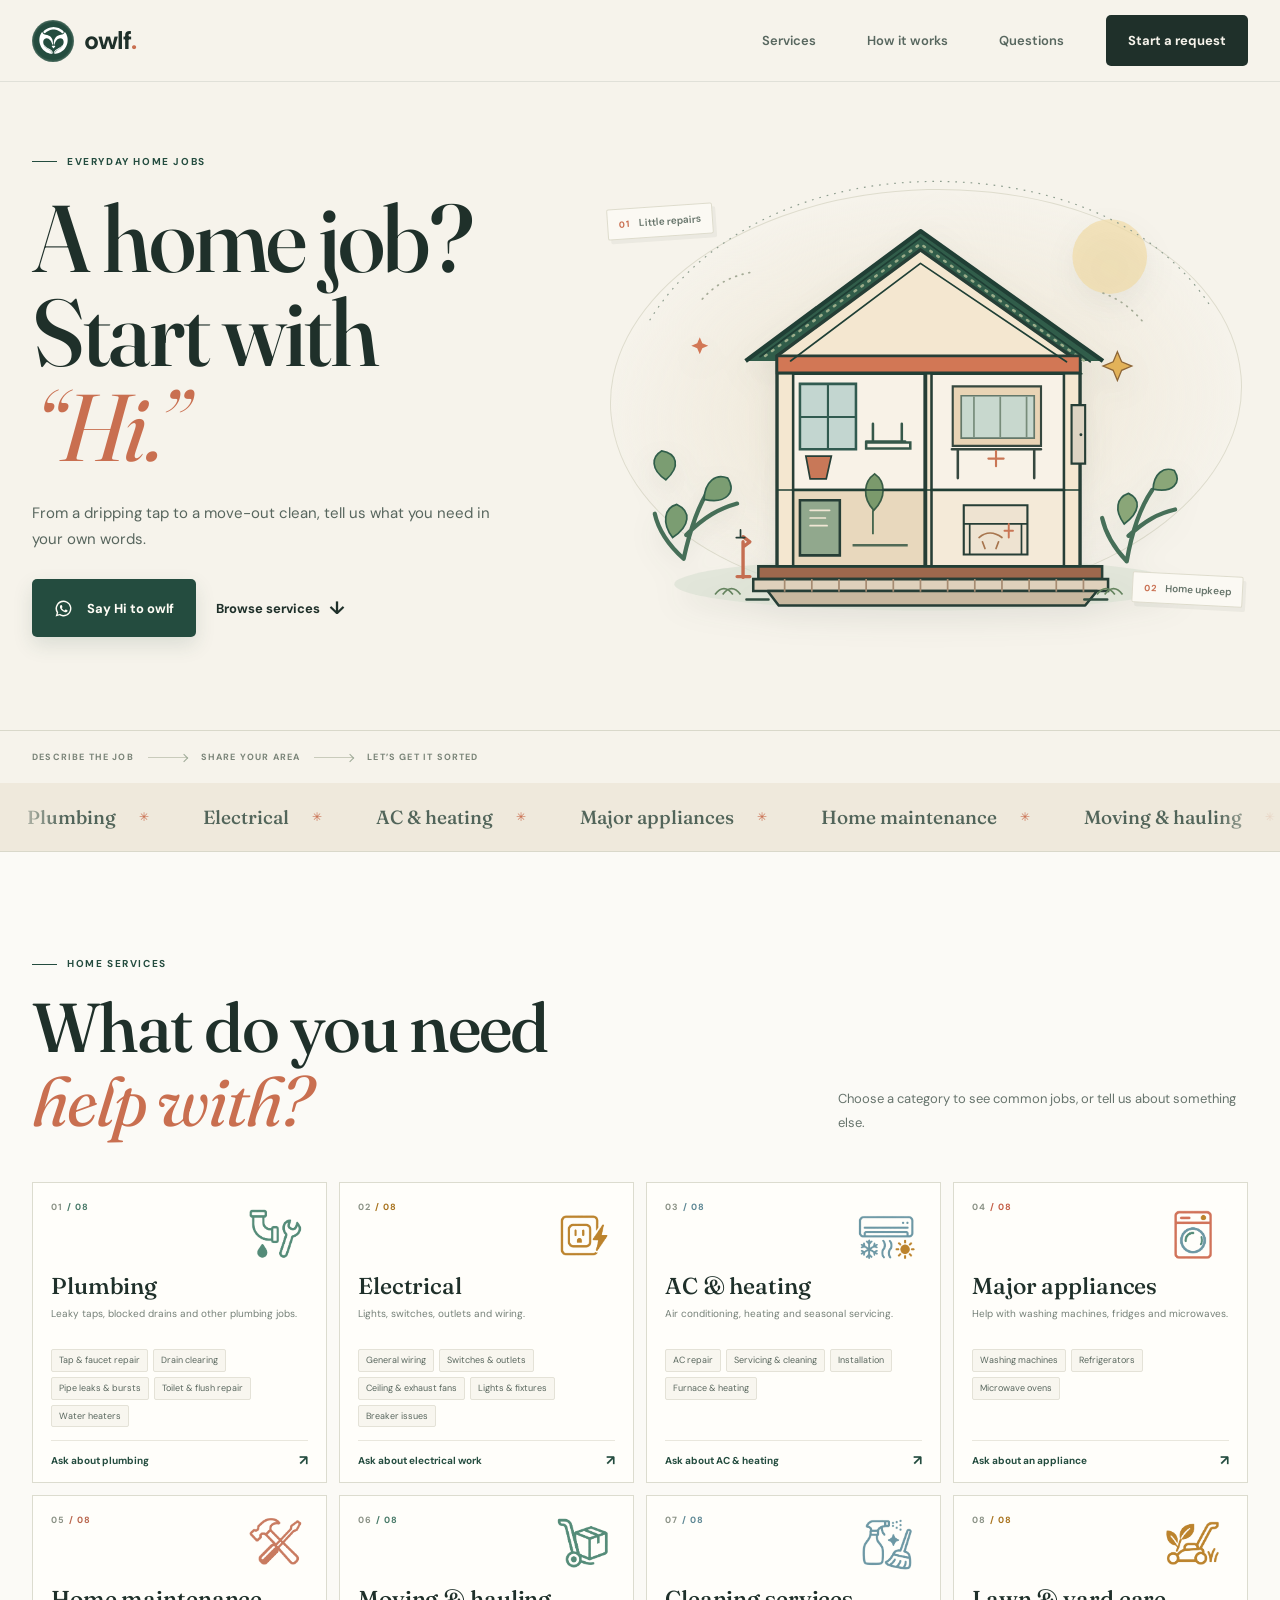
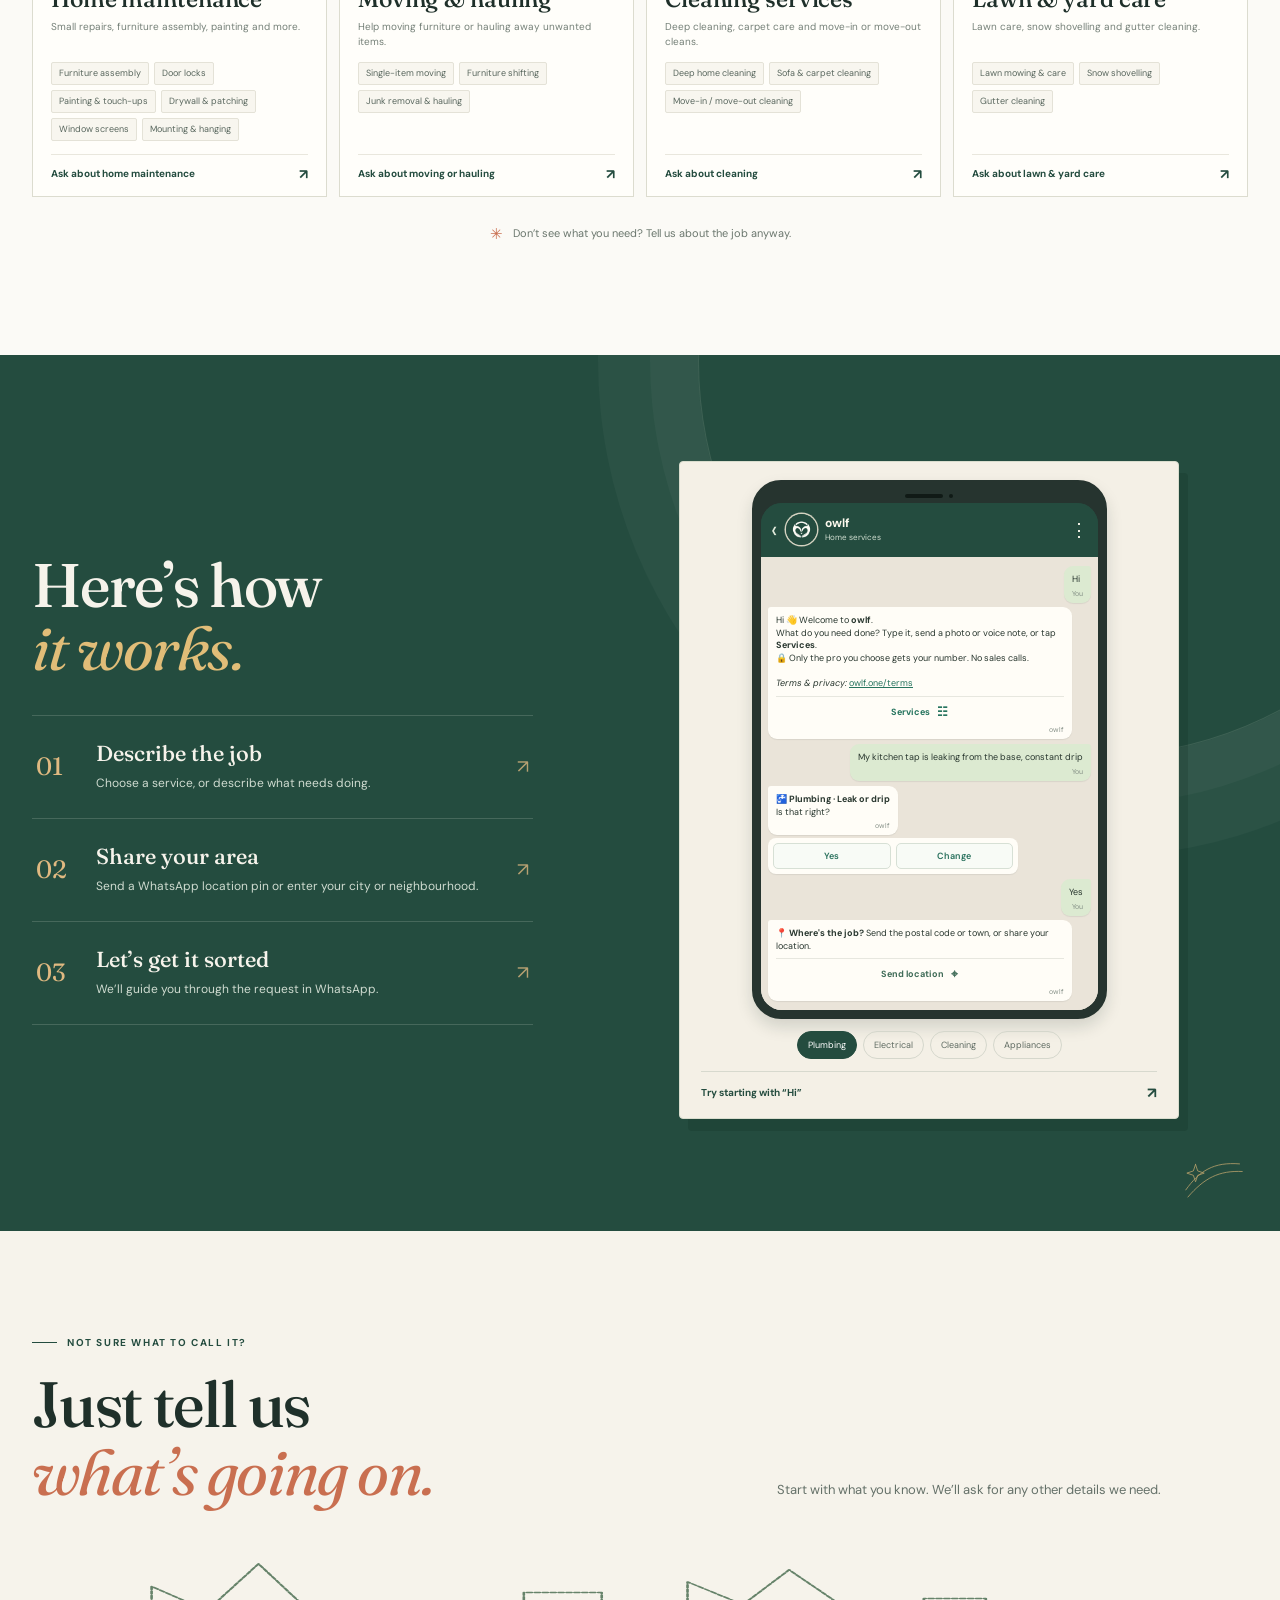
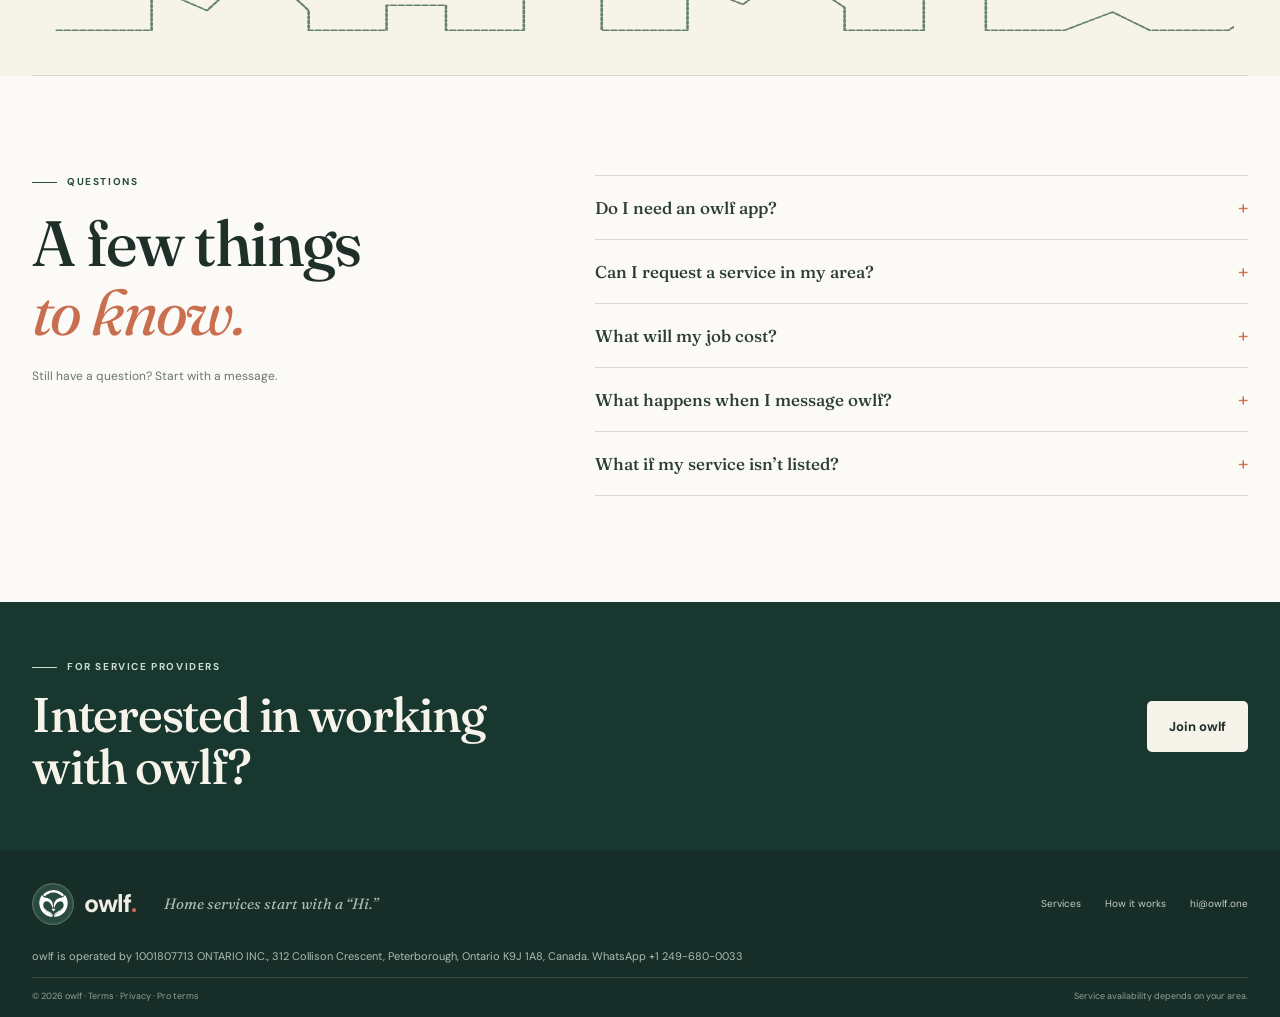
<file: index.html>
<!doctype html>
<html lang="en-CA">
<head>
  <meta charset="utf-8">
  <meta name="viewport" content="width=device-width, initial-scale=1">
  <meta name="theme-color" content="#f6f3eb">
  <title>owlf — A home job? Start with “Hi.”</title>
  <meta name="description" content="From a dripping tap to a move-out clean, tell owlf what you need in your own words. Start with a message in WhatsApp.">
  <link rel="canonical" href="https://owlf.one/">
  <link rel="icon" type="image/svg+xml" href="./favicon.svg">
  <link rel="icon" type="image/x-icon" href="./favicon.ico">
  <link rel="icon" type="image/png" sizes="192x192" href="./icon-192.png">
  <link rel="icon" type="image/png" sizes="512x512" href="./icon-512.png">
  <link rel="apple-touch-icon" href="./apple-touch-icon.png">
  <link rel="manifest" href="./manifest.webmanifest">
  <meta property="og:type" content="website">
  <meta property="og:url" content="https://owlf.one/">
  <meta property="og:title" content="owlf — Home services, started with a message">
  <meta property="og:description" content="Tell owlf what your home needs and start the conversation in WhatsApp.">
  <meta property="og:site_name" content="owlf">
  <meta name="twitter:card" content="summary_large_image">
  <meta name="twitter:title" content="owlf — Home services, started with a message">
  <meta name="twitter:description" content="Browse home service categories, then start a request in WhatsApp.">
  <link rel="preconnect" href="https://fonts.googleapis.com">
  <link rel="preconnect" href="https://fonts.gstatic.com" crossorigin>
  <link href="https://fonts.googleapis.com/css2?family=DM+Sans:wght@400;500;600;700&family=Fraunces:opsz,wght@9..144,400;9..144,500;9..144,600&display=swap" rel="stylesheet">
  <link rel="stylesheet" href="./style.css">
  <script src="./app.js" defer></script>
  <script src="./rating.js" defer></script>
  <script type="application/ld+json">
{
  "@context": "https://schema.org",
  "@graph": [
    {
      "@type": "Organization",
      "@id": "https://owlf.one/#organization",
      "name": "owlf",
      "legalName": "1001807713 ONTARIO INC.",
      "url": "https://owlf.one/",
      "logo": "https://owlf.one/icon-512.png",
      "email": "hi@owlf.one",
      "telephone": "+1-249-680-0033",
      "address": {
        "@type": "PostalAddress",
        "streetAddress": "312 Collison Crescent",
        "addressLocality": "Peterborough",
        "addressRegion": "ON",
        "postalCode": "K9J 1A8",
        "addressCountry": "CA"
      },
      "description": "From a dripping tap to a move-out clean, tell owlf what you need in your own words. Start with a message in WhatsApp.",
      "areaServed": {
        "@type": "AdministrativeArea",
        "name": "Peterborough, Ontario, Canada"
      }
    },
    {
      "@type": "WebSite",
      "@id": "https://owlf.one/#website",
      "url": "https://owlf.one/",
      "name": "owlf",
      "inLanguage": "en-CA",
      "publisher": {
        "@id": "https://owlf.one/#organization"
      }
    }
  ]
}
  </script>
</head>
<body>
<a class="skip-link" href="#main">Skip to content</a>


<header class="site-header">
  <div class="wrap nav">
    <a class="brand" href="#top" aria-label="owlf home">
      <span class="brand-mark"><img src="./owlf-logo.svg" alt=""></span>
      <span class="brand-name">owlf<span>.</span></span>
    </a>
    <button class="menu-toggle" type="button" aria-expanded="false" aria-controls="main-nav" aria-label="Open navigation"><span></span><span></span></button>
    <nav class="main-nav" id="main-nav" aria-label="Main navigation">
      <a href="#services">Services</a><a href="#how">How it works</a><a href="#questions">Questions</a>
    </nav>
    <a class="button button-ink nav-cta" data-wa data-message="Hi" href="https://wa.me/12496800033?text=Hi">
      <span>Start a request</span>
    </a>
  </div>
</header>

<main id="main">
  <section class="hero" id="top">
    <div class="wrap hero-grid">
      <div class="hero-copy">
        <p class="eyebrow"><span class="eyebrow-rule"></span>Everyday home jobs</p>
        <h1>A home job?<br>Start with<br><em>“Hi.”</em></h1>
        <p class="hero-lede">From a dripping tap to a move-out clean, tell us what you need in your own words.</p>
        <div class="hero-actions">
          <a class="button button-green" data-wa data-message="Hi" href="https://wa.me/12496800033?text=Hi">
            <svg class="whatsapp-icon" viewBox="0 0 24 24" aria-hidden="true"><path d="M12 2a10 10 0 0 0-8.5 15.3L2 22l4.9-1.4A10 10 0 1 0 12 2Zm0 18.2a8.2 8.2 0 0 1-4.1-1.1l-.3-.2-3 .8.8-2.9-.2-.3A8.2 8.2 0 1 1 12 20.2Zm4.5-6.1c-.2-.1-1.4-.7-1.6-.8-.2-.1-.4-.1-.5.1l-.8 1c-.1.1-.3.2-.5.1-.2-.1-1-.4-1.9-1.2-.7-.6-1.2-1.4-1.3-1.7-.1-.2 0-.4.1-.5l.4-.4c.1-.1.2-.2.2-.4s0-.3 0-.4l-.7-1.8c-.2-.5-.4-.4-.5-.4h-.5c-.2 0-.4.1-.6.3-.2.2-.8.8-.8 2s.8 2.3 1 2.5c.1.2 1.7 2.6 4.1 3.6.6.3 1 .4 1.4.5.6.2 1.1.2 1.5.1.5-.1 1.4-.6 1.6-1.1.2-.6.2-1 .1-1.2-.1-.1-.2-.1-.5-.3Z"/></svg>
            <span>Say Hi to owlf</span>
          </a>
          <a class="text-link" href="#services">Browse services <span aria-hidden="true">↓</span></a>
        </div>
        
      </div>

      <div class="hero-art" aria-label="Illustration of a Canadian home with everyday home-service details">
        <div class="art-note note-one"><span class="note-mark">01</span><span>Little repairs</span></div>
        <div class="art-note note-two"><span class="note-mark">02</span><span>Home upkeep</span></div>
        <svg class="home-drawing" viewBox="0 0 760 570" role="img" aria-label="Illustration of a Canadian home" aria-describedby="home-art-desc">
          <desc id="home-art-desc">A hand-drawn brick house with a front porch, window boxes, a kitchen tap, a light switch, laundry and a snow shovel.</desc>
          <ellipse cx="382" cy="508" rx="298" ry="31" fill="#d8dfd1" opacity=".63"/>
          <circle cx="597" cy="122" r="44" fill="#f0dba8" opacity=".72"/>
          <path class="orbit-line" d="M55 197c72-116 223-177 389-161 121 12 217 61 272 145"/>
          <path d="M95 478c8-36 17-63 31-83m-31 83c-20-18-30-35-34-53m37 25c22-22 39-31 60-37" fill="none" stroke="#466f58" stroke-width="5" stroke-linecap="round"/>
          <path d="M82 453c-13-17-10-35 5-39 17 8 16 25-5 39Zm37-45c1-21 14-31 28-25 10 16-1 31-28 25Zm-45-23c-18-12-17-27-5-34 18 3 23 18 5 34Z" fill="#7b9d72" stroke="#315f4b" stroke-width="2"/>
          <path d="M617 481c6-35 15-62 30-84m-30 84c-16-17-25-33-29-51m31 21c20-18 34-26 55-31" fill="none" stroke="#466f58" stroke-width="5" stroke-linecap="round"/>
          <path d="M614 437c-12-16-9-31 5-36 15 7 14 22-5 36Zm34-41c1-18 12-27 25-22 9 14-1 27-25 22Z" fill="#8aa678" stroke="#315f4b" stroke-width="2"/>
          <g class="house-body">
          <path d="M168 245 374 92l215 153" fill="#315d4a" stroke="#203f35" stroke-width="5" stroke-linejoin="round"/>
          <path d="m191 239 183-132 193 138" fill="none" stroke="#9aac8a" stroke-width="3" stroke-linecap="round" stroke-dasharray="2 8"/>
          <path d="m205 239 169-125 188 133v242H205V239Z" fill="#f4e7d0" stroke="#263e36" stroke-width="4" stroke-linejoin="round"/>
          <path d="M205 239h357v20H205z" fill="#d27755" stroke="#263e36" stroke-width="3"/>
          <path d="M224 260h155v137H224z" fill="#f8f2e7" stroke="#263e36" stroke-width="3"/>
          <path d="M387 260h156v137H387z" fill="#f8f2e7" stroke="#263e36" stroke-width="3"/>
          <path d="M224 397h155v90H224z" fill="#e8d8bd" stroke="#263e36" stroke-width="3"/>
          <path d="M387 397h156v90H387z" fill="#f4ead8" stroke="#263e36" stroke-width="3"/>
          <path d="M380 258v230" stroke="#263e36" stroke-width="4"/>
          <path d="M232 272h66v77h-66z" fill="#c3d6d0" stroke="#315b50" stroke-width="3"/>
          <path d="M265 272v77m-33-38h66" stroke="#315b50" stroke-width="2.5"/>
          <path d="M310 341h52v7h-52zm8-22v22m34-22v22m-42-1h46" fill="none" stroke="#36584a" stroke-width="3" stroke-linecap="round"/>
          <path d="M239 357h30l-6 27h-19z" fill="#c87858" stroke="#263e36" stroke-width="2"/>
          <path d="M412 275h104v70H412z" fill="#e9d4b5" stroke="#36483f" stroke-width="2.5"/>
          <path d="M422 286h86v50h-86z" fill="#c8d8ce" stroke="#64786a" stroke-width="2"/>
          <path d="M437 287v48m31-48v48m31-48v48" stroke="#778c7a" stroke-width="2"/>
          <path d="M411 349h105m-98 0v34m90-34v34" stroke="#36483f" stroke-width="3" stroke-linecap="round"/>
          <path d="M463 351v18m-9-9h18" stroke="#c97655" stroke-width="2.5" stroke-linecap="round"/>
          <path d="M232 409h47v65h-47z" fill="#91a88d" stroke="#263e36" stroke-width="3"/>
          <path d="M244 421h23m-23 9h18m-18 9h20" stroke="#f1e7d5" stroke-width="2" stroke-linecap="round"/>
          <path d="M294 462h65" stroke="#506a56" stroke-width="3"/>
          <path d="M319 421c-14-15-12-34 1-43 13 9 14 28-1 43Zm-1 0v28" fill="#7b9a6c" stroke="#395d46" stroke-width="2"/>
          <path d="M425 415h75v58h-75z" fill="#eee3d1" stroke="#263e36" stroke-width="2.5"/>
          <path d="M425 437h75M432 437v36m61-36v36" stroke="#263e36" stroke-width="2"/>
          <path d="M443 453c8-7 18-7 27 0m-23 5 3 8m16-8-3 8" fill="none" stroke="#a7754e" stroke-width="2" stroke-linecap="round"/>
          <path d="M478 441v12m-5-8h10m-5-8v3" stroke="#c97655" stroke-width="2.3" stroke-linecap="round"/>
          <path d="M552 297h16v69h-16z" fill="#ddd4c3" stroke="#263e36" stroke-width="2.5"/>
          <circle cx="563" cy="332" r="1.7" fill="#263e36"/>
          <path d="M183 487h405v15H183z" fill="#9d684d" stroke="#263e36" stroke-width="3"/>
          <path d="M177 502h418v14H177z" fill="#dfd1bc" stroke="#263e36" stroke-width="3"/>
          <path d="M194 516h388l-14 17H207z" fill="#c8b89f" stroke="#263e36" stroke-width="3" stroke-linejoin="round"/>
          <path d="M214 502v15m32-15v15m32-15v15m32-15v15m32-15v15m32-15v15m32-15v15m32-15v15m32-15v15m32-15v15m32-15v15m32-15v15" stroke="#a58b71" stroke-width="2"/>
          <path d="M221 245 374 130l172 116M185 240l189-140 200 146M207 260h357M205 397h357M205 487h357" fill="none" stroke="#1f3f35" stroke-width="2" stroke-linecap="round" stroke-linejoin="round" class="sketch-line"/>
          </g>
          <path d="M195 526h-26m425 0h-27" stroke="#314f41" stroke-width="3" stroke-linecap="round"/>
          <path d="M165 458v42m-7-1h15m-8-47 8 6-8 6" fill="none" stroke="#c56e51" stroke-width="4" stroke-linecap="round" stroke-linejoin="round"/>
          <path d="M162 453v-9m-5 9h10" stroke="#263e36" stroke-width="2" stroke-linecap="round"/>
          <path d="M132 520c7-9 14-9 21 0m-12 0c7-9 14-9 21 0m420 0c7-9 14-9 21 0m-12 0c7-9 14-9 21 0" fill="none" stroke="#65845f" stroke-width="2"/>
          <path d="m606 234 5 12 12 5-12 5-5 12-5-12-12-5 12-5 5-12Z" fill="#e2b259" stroke="#8d6638" stroke-width="1.5" class="sparkle"/>
          <path d="m114 217 3 7 7 3-7 3-3 7-3-7-7-3 7-3 3-7Z" fill="#d27755" class="sparkle"/>
          <path d="M117 172c18-20 38-28 60-32m412 25c19 7 34 18 48 35" fill="none" stroke="#a4aa96" stroke-width="2" stroke-linecap="round" stroke-dasharray="1 7"/>
        </svg>
      </div>
    </div>
    <div class="hero-bottom"><div class="wrap"><span>Describe the job</span><span class="bottom-path"></span><span>Share your area</span><span class="bottom-path"></span><span>Let’s get it sorted</span></div></div>
  </section>

  <section class="service-ribbon" aria-label="Home service categories">
    <div class="ticker" aria-hidden="true">
      <div class="ticker-track">
        <div class="ticker-group">
          <span>Plumbing <b>✳</b></span><span>Electrical <b>✳</b></span><span>AC &amp; heating <b>✳</b></span><span>Major appliances <b>✳</b></span><span>Home maintenance <b>✳</b></span><span>Moving &amp; hauling <b>✳</b></span><span>Cleaning <b>✳</b></span><span>Lawn &amp; yard care <b>✳</b></span>
        </div>
        <div class="ticker-group" aria-hidden="true">
          <span>Plumbing <b>✳</b></span><span>Electrical <b>✳</b></span><span>AC &amp; heating <b>✳</b></span><span>Major appliances <b>✳</b></span><span>Home maintenance <b>✳</b></span><span>Moving &amp; hauling <b>✳</b></span><span>Cleaning <b>✳</b></span><span>Lawn &amp; yard care <b>✳</b></span>
        </div>
      </div>
    </div>
  </section>

  <section class="section services" id="services">
    <div class="wrap">
      <div class="section-heading reveal">
        <div>
          <p class="eyebrow"><span class="eyebrow-rule"></span>Home services</p>
          <h2>What do you need<br><em>help with?</em></h2>
        </div>
        <p class="section-intro">Choose a category to see common jobs, or tell us about something else.</p>
      </div>

      <div class="service-grid">
        <article class="service-card reveal">
          <div class="service-card-top"><span class="service-number">01 <i>/ 08</i></span><span class="service-icon service-icon--plumbing" aria-hidden="true"></span></div>
          <h3>Plumbing</h3><p class="card-summary">Leaky taps, blocked drains and other plumbing jobs.</p>
          <ul class="service-tags"><li>Tap &amp; faucet repair</li><li>Drain clearing</li><li>Pipe leaks &amp; bursts</li><li>Toilet &amp; flush repair</li><li>Water heaters</li></ul>
          <a class="card-example" data-wa data-message="Hi, I’d like to ask about plumbing for my home." href="https://wa.me/12496800033?text=Hi">Ask about plumbing <span aria-hidden="true">↗</span></a>
        </article>
        <article class="service-card reveal">
          <div class="service-card-top"><span class="service-number">02 <i>/ 08</i></span><span class="service-icon service-icon--electrical" aria-hidden="true"></span></div>
          <h3>Electrical</h3><p class="card-summary">Lights, switches, outlets and wiring.</p>
          <ul class="service-tags"><li>General wiring</li><li>Switches &amp; outlets</li><li>Ceiling &amp; exhaust fans</li><li>Lights &amp; fixtures</li><li>Breaker issues</li></ul>
          <a class="card-example" data-wa data-message="Hi, I’d like to ask about an electrical job for my home." href="https://wa.me/12496800033?text=Hi">Ask about electrical work <span aria-hidden="true">↗</span></a>
        </article>
        <article class="service-card reveal">
          <div class="service-card-top"><span class="service-number">03 <i>/ 08</i></span><span class="service-icon service-icon--ac-heating" aria-hidden="true"></span></div>
          <h3>AC &amp; heating</h3><p class="card-summary">Air conditioning, heating and seasonal servicing.</p>
          <ul class="service-tags"><li>AC repair</li><li>Servicing &amp; cleaning</li><li>Installation</li><li>Furnace &amp; heating</li></ul>
          <a class="card-example" data-wa data-message="Hi, I’d like to ask about AC or heating service for my home." href="https://wa.me/12496800033?text=Hi">Ask about AC & heating <span aria-hidden="true">↗</span></a>
        </article>
        <article class="service-card reveal">
          <div class="service-card-top"><span class="service-number">04 <i>/ 08</i></span><span class="service-icon service-icon--major-appliances" aria-hidden="true"></span></div>
          <h3>Major appliances</h3><p class="card-summary">Help with washing machines, fridges and microwaves.</p>
          <ul class="service-tags"><li>Washing machines</li><li>Refrigerators</li><li>Microwave ovens</li></ul>
          <a class="card-example" data-wa data-message="Hi, I’d like to ask about a major appliance repair." href="https://wa.me/12496800033?text=Hi">Ask about an appliance <span aria-hidden="true">↗</span></a>
        </article>
        <article class="service-card reveal">
          <div class="service-card-top"><span class="service-number">05 <i>/ 08</i></span><span class="service-icon service-icon--home-maintenance" aria-hidden="true"></span></div>
          <h3>Home maintenance</h3><p class="card-summary">Small repairs, furniture assembly, painting and more.</p>
          <ul class="service-tags"><li>Furniture assembly</li><li>Door locks</li><li>Painting &amp; touch-ups</li><li>Drywall &amp; patching</li><li>Window screens</li><li>Mounting &amp; hanging</li></ul>
          <a class="card-example" data-wa data-message="Hi, I’d like to ask about a home maintenance job." href="https://wa.me/12496800033?text=Hi">Ask about home maintenance <span aria-hidden="true">↗</span></a>
        </article>
        <article class="service-card reveal">
          <div class="service-card-top"><span class="service-number">06 <i>/ 08</i></span><span class="service-icon service-icon--moving-hauling" aria-hidden="true"></span></div>
          <h3>Moving &amp; hauling</h3><p class="card-summary">Help moving furniture or hauling away unwanted items.</p>
          <ul class="service-tags"><li>Single-item moving</li><li>Furniture shifting</li><li>Junk removal &amp; hauling</li></ul>
          <a class="card-example" data-wa data-message="Hi, I’d like to ask about moving or hauling help." href="https://wa.me/12496800033?text=Hi">Ask about moving or hauling <span aria-hidden="true">↗</span></a>
        </article>
        <article class="service-card reveal">
          <div class="service-card-top"><span class="service-number">07 <i>/ 08</i></span><span class="service-icon service-icon--cleaning-services" aria-hidden="true"></span></div>
          <h3>Cleaning services</h3><p class="card-summary">Deep cleaning, carpet care and move-in or move-out cleans.</p>
          <ul class="service-tags"><li>Deep home cleaning</li><li>Sofa &amp; carpet cleaning</li><li>Move-in / move-out cleaning</li></ul>
          <a class="card-example" data-wa data-message="Hi, I’d like to ask about a cleaning service." href="https://wa.me/12496800033?text=Hi">Ask about cleaning <span aria-hidden="true">↗</span></a>
        </article>
        <article class="service-card reveal">
          <div class="service-card-top"><span class="service-number">08 <i>/ 08</i></span><span class="service-icon service-icon--lawn-yard-care" aria-hidden="true"></span></div>
          <h3>Lawn &amp; yard care</h3><p class="card-summary">Lawn care, snow shovelling and gutter cleaning.</p>
          <ul class="service-tags"><li>Lawn mowing &amp; care</li><li>Snow shovelling</li><li>Gutter cleaning</li></ul>
          <a class="card-example" data-wa data-message="Hi, I’d like to ask about lawn or yard care." href="https://wa.me/12496800033?text=Hi">Ask about lawn & yard care <span aria-hidden="true">↗</span></a>
        </article>
      </div>

      <p class="catalog-note"><span aria-hidden="true">✳</span>Don’t see what you need? Tell us about the job anyway.</p>
    </div>
  </section>

  <section class="how" id="how">
    <div class="wrap how-grid">
      <div class="how-copy">
        <div class="how-intro reveal">
          <h2>Here’s how<br><em>it works.</em></h2>
        </div>
        <ol class="steps reveal" aria-label="How to start a home service request">
          <li><span class="step-number">01</span><div><h3>Describe the job</h3><p>Choose a service, or describe what needs doing.</p></div></li>
          <li><span class="step-number">02</span><div><h3>Share your area</h3><p>Send a WhatsApp location pin or enter your city or neighbourhood.</p></div></li>
          <li><span class="step-number">03</span><div><h3>Let’s get it sorted</h3><p>We’ll guide you through the request in WhatsApp.</p></div></li>
        </ol>
      </div>

      <div class="conversation-card reveal" id="conversation">
        <div class="phone">
          <div class="phone-hardware"><span></span><i></i></div>
          <div class="phone-screen">
            <div class="wa-header">
              <span class="wa-back" aria-hidden="true">‹</span>
              <span class="wa-avatar"><img src="./assets/wa-avatar.png" alt=""></span>
              <span class="wa-contact"><strong>owlf</strong><small>Home services</small></span>
              <span class="wa-menu" aria-hidden="true">⋮</span>
            </div>
            <div class="chat-thread" aria-live="polite" aria-label="WhatsApp request flow">
              <div class="chat-line outgoing greeting-line"><p>Hi</p><span>You</span></div>

              <div class="chat-line incoming welcome-line">
                <p id="welcome-message">Hi 👋 Welcome to <strong>owlf</strong>.<br>What do you need done? Type it, send a photo or voice note, or tap <strong>Services</strong>.<br>🔒 Only the pro you choose gets your number. No sales calls.<br><br><em>Terms &amp; privacy:</em> <a class="privacy-link-placeholder" href="/terms">owlf.one/terms</a></p>
                <div class="chat-list-cta" aria-hidden="true"><span>Services</span><span>☷</span></div>
                <span>owlf</span>
              </div>

              <div class="chat-line outgoing job-description"><p id="sample-message">My kitchen tap is leaking from the base, constant drip</p><span>You</span></div>

              <div class="chat-line incoming service-confirmation">
                <p id="confirmation-message">🚰 <strong>Plumbing · Leak or drip</strong><br>Is that right?</p>
                <span>owlf</span>
              </div>
              <div class="chat-actions reply-actions" aria-label="Reply options shown by owlf"><span>Yes</span><span>Change</span></div>

              <div class="chat-line outgoing selected-reply"><p>Yes</p><span>You</span></div>

              <div class="chat-line incoming follow-up">
                <p id="area-prompt">📍 <strong>Where's the job?</strong> Send the postal code or town, or share your location.</p>
                <div class="chat-list-cta location-cta" aria-hidden="true"><span>Send location</span><span>⌖</span></div>
                <span>owlf</span>
              </div>
            </div>
          </div>
        </div>
        <div class="scenario-tabs" role="tablist" aria-label="Choose a service message">
          <button class="scenario active" type="button" role="tab" aria-selected="true" data-kind="plumbing">Plumbing</button>
          <button class="scenario" type="button" role="tab" aria-selected="false" data-kind="electrical">Electrical</button>
          <button class="scenario" type="button" role="tab" aria-selected="false" data-kind="cleaning">Cleaning</button>
          <button class="scenario" type="button" role="tab" aria-selected="false" data-kind="appliance">Appliances</button>
        </div>
        <a class="conversation-link" data-wa data-message="Hi" href="https://wa.me/12496800033?text=Hi">Try starting with “Hi” <span aria-hidden="true">↗</span></a>
      </div>
    </div>
    <svg class="how-doodle" viewBox="0 0 140 140" aria-hidden="true"><path d="M18 92c25-35 51-52 99-48M22 105c30-35 57-49 100-47M36 45l4 12 12 4-12 4-4 12-4-12-12-4 12-4 4-12Z"/></svg>
  </section>

  <section class="about-section">
    <div class="wrap about-grid">
      <div class="about-title reveal"><p class="eyebrow"><span class="eyebrow-rule"></span>Not sure what to call it?</p><h2>Just tell us<br><em>what’s going on.</em></h2></div>
      <div class="about-copy reveal">
        <p>Start with what you know. We’ll ask for any other details we need.</p>
      </div>
      <div class="about-illustration reveal" aria-hidden="true">
        <svg viewBox="0 0 900 130" preserveAspectRatio="none"><defs><clipPath id="about-outline-clip" clipPathUnits="userSpaceOnUse"><rect class="about-outline-wipe" x="0" y="0" width="0" height="130"/></clipPath></defs><path clip-path="url(#about-outline-clip)" d="M8 101h72V43l42 32 39-62 38 62v26h59V68h45v33h59V51h59v50h65V37l42 30 35-46 42 50v30h60V59h47v42h60l36-24 28 24h60l41-46 39 46h48"/></svg>
      </div>
    </div>
  </section>

  <section class="faq-section" id="questions">
    <div class="wrap faq-grid">
      <div class="faq-intro reveal"><p class="eyebrow"><span class="eyebrow-rule"></span>Questions</p><h2>A few things<br><em>to know.</em></h2><p>Still have a question? Start with a message.</p></div>
      <div class="faq-list reveal">
        <details><summary>Do I need an owlf app?<span aria-hidden="true">+</span></summary><p>No separate app to install. Just start with a message in WhatsApp.</p></details>
        <details><summary>Can I request a service in my area?<span aria-hidden="true">+</span></summary><p>Tell us your city or neighbourhood in WhatsApp, and we’ll guide you through the options for your area.</p></details>
        <details><summary>What will my job cost?<span aria-hidden="true">+</span></summary><p>The price depends on the work. Make sure the price and what it includes are clear before you agree to the job.</p></details>
        <details><summary>What happens when I message owlf?<span aria-hidden="true">+</span></summary><p>You’ll be asked to describe the job and share your area. Follow the prompts in WhatsApp to continue your request.</p></details>
        <details><summary>What if my service isn’t listed?<span aria-hidden="true">+</span></summary><p>Send us a message describing the job and share your area. We’ll help you work out the next step.</p></details>
      </div>
    </div>
  </section>

  <section class="rating-section" id="rating" aria-labelledby="rating-title" hidden>
    <div class="wrap rating-grid">
      <div class="rating-intro reveal">
        <p class="eyebrow"><span class="eyebrow-rule"></span>What customers say</p>
        <h2 id="rating-title">Rated by the people<br><em>we’ve helped.</em></h2>
        <div class="rating-score">
          <span class="rating-number" id="rating-number"></span>
          <span class="rating-stars" id="rating-stars" aria-hidden="true">★★★★★</span>
          <span class="rating-count" id="rating-count"></span>
        </div>
        <p class="rating-note">The average of the ratings customers give owlf after a booked job. We choose which comments to show, only with the customer’s permission, and we never edit their words.</p>
      </div>
      <ul class="rating-quotes" id="rating-quotes" aria-label="Comments from customers"></ul>
    </div>
  </section>

  <section class="provider-section">
    <div class="wrap provider-row reveal">
      <div><p class="eyebrow eyebrow-light"><span class="eyebrow-rule"></span>For service providers</p><h2>Interested in working<br>with owlf?</h2></div>
      <a class="button button-paper" href="https://owlf.one/join">Join owlf</a>
    </div>
  </section>
</main>

<footer class="site-footer">
  <div class="wrap footer-main">
    <a class="brand footer-brand" href="#top" aria-label="owlf home"><span class="brand-mark"><img src="./owlf-logo.svg" alt=""></span><span class="brand-name">owlf<span>.</span></span></a>
    <p>Home services start with a “Hi.”</p>
    <nav aria-label="Footer navigation"><a href="#services">Services</a><a href="#how">How it works</a><a href="mailto:hi@owlf.one">hi@owlf.one</a></nav>
  </div>
  <p class="wrap footer-legal">owlf is operated by 1001807713 ONTARIO INC., 312 Collison Crescent, Peterborough, Ontario K9J 1A8, Canada. WhatsApp <a href="https://wa.me/12496800033">+1&nbsp;249-680-0033</a></p>
  <div class="wrap footer-bottom"><span>© <span id="year">2026</span> owlf · <a href="/terms">Terms</a> · <a href="/privacy">Privacy</a> · <a href="/pro-terms">Pro terms</a></span><span>Service availability depends on your area.</span></div>
</footer>
</body>
</html>
</file>
<file: style.css>
:root {
  color-scheme: light;
  --paper: #f6f3eb;
  --paper-deep: #efe9dc;
  --card: #fbf9f3;
  --ink: #1f302a;
  --green: #244c3f;
  --green-dark: #17372f;
  --moss: #6f8d73;
  --sage: #cbd7c8;
  --muted: #67746d;
  --line: #d9d8ca;
  --rust: #c96f50;
  --ochre: #d4a249;
  --blue: #6e939c;
  --serif: "Fraunces", Georgia, "Times New Roman", serif;
  --sans: "DM Sans", "Aptos", "Segoe UI", Arial, sans-serif;
  --wrap: 1216px;
  --ease: cubic-bezier(.2,.7,.25,1);
}
* { box-sizing: border-box; }
html { scroll-behavior: smooth; scroll-padding-top: 92px; }
body { margin: 0; background: var(--paper); color: var(--ink); font-family: var(--sans); -webkit-font-smoothing: antialiased; text-rendering: optimizeLegibility; }
body, button, a { -webkit-tap-highlight-color: transparent; }
a { color: inherit; }
button { font: inherit; }
.symbol-library { position: absolute; width: 0; height: 0; overflow: hidden; }
.wrap { width: min(var(--wrap), calc(100% - 64px)); margin-inline: auto; }
.skip-link { position: fixed; z-index: 100; top: 12px; left: 12px; padding: 10px 14px; border-radius: 4px; background: var(--ink); color: white; transform: translateY(-150%); }
.skip-link:focus { transform: translateY(0); }
:focus-visible { outline: 3px solid var(--ochre); outline-offset: 4px; }
.site-header { position: sticky; z-index: 20; top: 0; height: 82px; border-bottom: 1px solid rgb(35 62 51 / 10%); background: rgb(246 243 235 / 94%); backdrop-filter: blur(14px); }
.nav { display: flex; height: 100%; align-items: center; }
.brand { display: inline-flex; align-items: center; gap: 10px; text-decoration: none; }
.brand-mark { position: relative; display: grid; width: 42px; height: 42px; place-items: center; border: 1px solid rgb(255 250 240 / 16%); border-radius: 50%; background: var(--green); color: var(--paper); box-shadow: inset 0 0 0 1px rgb(255 250 240 / 7%); transition: transform .35s var(--ease), box-shadow .35s ease; }
.brand-mark img { width: 29px; height: 29px; filter: brightness(0) invert(1); }
.brand:hover .brand-mark, .brand:focus-visible .brand-mark { box-shadow: 0 5px 12px rgb(31 48 42 / 17%), inset 0 0 0 1px rgb(255 250 240 / 9%); transform: translateY(-2px) rotate(-4deg); }
.brand-name { font-size: 25px; font-weight: 700; letter-spacing: -.035em; }
.brand-name span { color: var(--rust); }
.main-nav { display: flex; gap: clamp(26px, 4vw, 54px); align-items: center; margin-left: auto; margin-right: 42px; }
.main-nav a { position: relative; padding: 12px 0; color: #58675f; font-size: 13px; font-weight: 600; text-decoration: none; transition: color .2s ease; }
.main-nav a::after { position: absolute; right: 0; bottom: 5px; left: 0; height: 1px; background: var(--rust); content: ""; transform: scaleX(0); transform-origin: left; transition: transform .22s var(--ease); }
.main-nav a:hover { color: var(--ink); }
.main-nav a:hover::after { transform: scaleX(1); }
.button { display: inline-flex; min-height: 51px; align-items: center; justify-content: center; gap: 14px; padding: 0 21px; border: 1px solid transparent; border-radius: 5px; font-size: 13px; font-weight: 700; text-decoration: none; transition: transform .24s var(--ease), background .2s ease, color .2s ease, box-shadow .2s ease; }
.button > span { transition: transform .24s var(--ease); }
.button:hover, .button:focus-visible { transform: translateY(-2px) scale(1.015); }
.button:hover > span, .button:focus-visible > span { transform: translateX(2px); }
.button:active { transform: translateY(0) scale(.985); }
.button-ink { background: var(--ink); color: var(--paper); }
.button-ink:hover { background: #2f4d40; box-shadow: 0 7px 16px rgb(31 48 42 / 13%); }
.button-green { min-height: 58px; background: var(--green); color: #fffdf6; box-shadow: 0 8px 20px rgb(36 76 63 / 13%); }
.button-green:hover { background: #1c4236; box-shadow: 0 11px 23px rgb(36 76 63 / 20%); }
.button-paper { background: var(--paper); color: var(--ink); }
.button-paper:hover { background: white; }
.whatsapp-icon { width: 19px; height: 19px; fill: currentColor; transition: transform .28s var(--ease); }
.button-green:hover .whatsapp-icon, .button-green:focus-visible .whatsapp-icon { transform: rotate(-8deg) scale(1.08); }
.menu-toggle { display: none; }

.hero { position: relative; overflow: hidden; padding-top: 58px; background: var(--paper); }
.hero-grid { min-height: 590px; display: grid; grid-template-columns: minmax(390px,.88fr) minmax(520px,1.12fr); align-items: center; gap: clamp(22px, 5vw, 84px); padding-bottom: 60px; }
.hero-copy { position: relative; z-index: 1; padding: 0 0 18px; animation: copy-in .75s var(--ease) both; }
.eyebrow { display: flex; align-items: center; gap: 10px; margin: 0 0 22px; color: var(--green); font-size: 10px; font-weight: 700; letter-spacing: .16em; line-height: 1.4; text-transform: uppercase; }
.eyebrow-rule { width: 25px; height: 1px; background: currentColor; }
.hero h1, .section-heading h2, .how h2, .about-title h2, .faq-intro h2, .provider-row h2 { margin: 0; font-family: var(--serif); font-weight: 500; letter-spacing: -.025em; }
.hero h1 { max-width: 610px; font-size: clamp(62px, 7.4vw, 96px); line-height: 1; letter-spacing: -.025em; text-wrap: balance; }
h1 em, h2 em { color: var(--rust); font-weight: 400; }
.hero-lede { max-width: 490px; margin: 25px 0 27px; color: #58665e; font-size: 15px; line-height: 1.75; }
.hero-actions { display: flex; flex-wrap: wrap; align-items: center; gap: 20px; }
.text-link { display: inline-flex; align-items: center; gap: 9px; color: var(--ink); font-size: 13px; font-weight: 700; text-decoration: none; }
.text-link span { font-size: 18px; transition: transform .2s var(--ease); }
.text-link:hover span { transform: translateY(3px); }
.hero-note { display: flex; max-width: 415px; align-items: flex-start; gap: 9px; margin: 23px 0 0; color: #718078; font-size: 11px; line-height: 1.5; }
.hero-note span { color: var(--rust); font-size: 15px; line-height: 1; }
.hero-art { position: relative; display: flex; min-height: 492px; align-items: center; justify-content: center; padding: 7px 0 28px; isolation: isolate; animation: art-in .9s .1s var(--ease) both; }
.hero-art::before { position: absolute; z-index: -1; width: min(100%, 630px); height: 410px; border: 1px solid #dedccd; border-radius: 48% 52% 48% 52%; background: radial-gradient(ellipse at 49% 53%, #f0eadc 0 31%, transparent 70%); content: ""; transform: rotate(-5deg); }
.home-drawing { width: min(100%, 670px); overflow: visible; filter: drop-shadow(0 12px 14px rgb(39 55 46 / 9%)); }
.house-body { transform-box: fill-box; transform-origin: 50% 100%; transition: transform .44s var(--ease); }
.hero-art:hover .house-body { transform: translateY(-4px) rotate(-.2deg) scale(1.005); }
.orbit-line { fill: none; stroke: #8d9d8e; stroke-width: 1.4; stroke-dasharray: 2 7; }
.sketch-line { stroke-dasharray: 1000; stroke-dashoffset: 1000; animation: sketch-draw 1.8s .55s ease forwards; }
.sparkle { transform-box: fill-box; transform-origin: center; animation: twinkle 3.5s ease-in-out infinite; }
.art-note { position: absolute; z-index: 2; display: flex; align-items: center; gap: 8px; padding: 8px 11px; border: 1px solid #dedccd; border-radius: 2px; background: var(--card); color: #66746a; box-shadow: 3px 4px 0 rgb(39 55 46 / 5%); font-size: 10px; font-weight: 600; }
.note-mark { color: var(--rust); font-size: 9px; font-weight: 700; letter-spacing: .1em; }
.note-one { top: 60px; left: 4px; transform: rotate(-4deg); }
.note-two { right: 5px; bottom: 60px; transform: rotate(3deg); }
.art-caption { position: absolute; right: 9%; bottom: 18px; display: flex; align-items: center; gap: 8px; color: #7b8275; font-size: 9px; font-weight: 700; letter-spacing: .09em; text-transform: uppercase; }
.caption-dash { width: 19px; height: 1px; background: var(--rust); }
.hero-bottom { border-top: 1px solid var(--line); }
.hero-bottom .wrap { display: flex; min-height: 52px; align-items: center; gap: 14px; color: #7a8478; font-size: 9px; font-weight: 700; letter-spacing: .13em; text-transform: uppercase; }
.bottom-path { width: 39px; height: 1px; background: #c9cbbb; }
.bottom-path::after { display: block; width: 5px; height: 5px; margin: -2px 0 0 auto; border-top: 1px solid #9da996; border-right: 1px solid #9da996; content: ""; transform: rotate(45deg); }

.service-ribbon { overflow: hidden; padding: 15px 0; border-bottom: 1px solid var(--line); background: var(--paper-deep); }
.ribbon-label { display: flex; justify-content: center; align-items: center; gap: 11px; padding-bottom: 8px; color: #7d8378; font-size: 8px; font-weight: 700; letter-spacing: .19em; }
.ribbon-label i { width: 4px; height: 4px; border-radius: 50%; background: var(--rust); }
.ticker { overflow: hidden; mask-image: linear-gradient(90deg, transparent, #000 5%, #000 95%, transparent); }
.ticker-track { display: flex; width: max-content; animation: ticker-loop 46s linear infinite; will-change: transform; }
.ticker:hover .ticker-track, .ticker:focus-within .ticker-track { animation-play-state: paused; }
.ticker-group { display: flex; flex: 0 0 auto; align-items: center; }
.ticker-group > span { display: inline-flex; align-items: center; gap: 23px; padding: 7px 27px; color: #52655a; font-family: var(--serif); font-size: 19px; font-weight: 500; white-space: nowrap; }
.ticker-group b { color: var(--rust); font-family: var(--sans); font-size: 12px; font-weight: 400; }
@keyframes ticker-loop { to { transform: translateX(-50%); } }

.section { padding: 105px 0 112px; }
.services { background: #fbfaf6; }
.section-heading { display: grid; grid-template-columns: 1.2fr .8fr; align-items: end; gap: 56px; margin-bottom: 43px; }
.section-heading h2, .about-title h2, .faq-intro h2 { font-size: clamp(45px, 5.4vw, 70px); line-height: 1.07; text-wrap: balance; }
.section-heading .eyebrow, .about-title .eyebrow, .faq-intro .eyebrow { margin-bottom: 20px; }
.section-intro { max-width: 410px; margin: 0 0 5px auto; color: var(--muted); font-size: 13px; line-height: 1.8; }
.service-grid { display: grid; grid-template-columns: repeat(4,minmax(0,1fr)); gap: 12px; }
.service-card { position: relative; min-height: 263px; display: flex; flex-direction: column; padding: 18px 18px 13px; border: 1px solid #dcdccf; background: #fffefa; transition: transform .3s var(--ease), border-color .3s ease, box-shadow .3s ease; }
.service-card::before { position: absolute; top: 0; right: 0; width: 0; height: 2px; background: var(--service-color, var(--rust)); content: ""; transition: width .35s var(--ease); }
.service-card:nth-child(1) { --service-color: #477967; }
.service-card:nth-child(2) { --service-color: #a8731e; }
.service-card:nth-child(3) { --service-color: #5d8794; }
.service-card:nth-child(4) { --service-color: #c45f47; }
.service-card:nth-child(5) { --service-color: #b9664d; }
.service-card:nth-child(6) { --service-color: #477967; }
.service-card:nth-child(7) { --service-color: #5d8794; }
.service-card:nth-child(8) { --service-color: #a8731e; }
.service-card:hover { z-index: 1; border-color: #b7c4b4; box-shadow: 0 12px 25px rgb(35 61 48 / 8%); transform: translateY(-4px); }
.service-card:hover::before { right: auto; left: 0; width: 100%; }
.service-card-top { display: flex; min-height: 67px; align-items: flex-start; justify-content: space-between; }
.service-number { color: #8b9286; font-size: 9px; font-weight: 700; letter-spacing: .13em; }
.service-number i { color: var(--service-color, #b6b8aa); font-style: normal; }
.service-icon { display: block; flex: 0 0 auto; width: 72px; height: 70px; margin: -5px -1px 0 0; background-image: url("./assets/home-services-icon-set.png"); background-repeat: no-repeat; background-size: 400% 200%; transform-origin: 72% 78%; transition: transform .32s var(--ease), filter .32s ease; }
.service-card:hover .service-icon, .service-card:focus-within .service-icon { filter: drop-shadow(0 3px 2px rgb(31 48 42 / 12%)); transform: translateY(-3px) rotate(-3deg) scale(1.025); }
.service-card.visible .service-icon { animation: service-icon-arrive .68s var(--ease); }
.service-card:nth-child(4n+2).visible .service-icon { animation-delay: .07s; }
.service-card:nth-child(4n+3).visible .service-icon { animation-delay: .14s; }
.service-card:nth-child(4n).visible .service-icon { animation-delay: .21s; }
.service-icon--plumbing { background-position: 0% 0%; }
.service-icon--electrical { background-position: 33.333333% 0%; }
.service-icon--ac-heating { background-position: 66.666667% 0%; }
.service-icon--major-appliances { background-position: 100% 0%; }
.service-icon--home-maintenance { background-position: 0% 100%; }
.service-icon--moving-hauling { background-position: 33.333333% 100%; }
.service-icon--cleaning-services { background-position: 66.666667% 100%; }
.service-icon--lawn-yard-care { background-position: 100% 100%; }
.service-card h3 { margin: 4px 0 0; font-family: var(--serif); font-size: 23px; font-weight: 500; letter-spacing: -.005em; line-height: 1.22; text-wrap: balance; }
.card-summary { min-height: 31px; margin: 7px 0 11px; color: #758078; font-size: 10px; line-height: 1.45; }
.service-tags { display: flex; flex-wrap: wrap; gap: 5px; margin: 0 0 13px; padding: 0; list-style: none; }
.service-tags li { padding: 5px 7px; border: 1px solid #e4e2d7; border-radius: 2px; background: #f8f6ef; color: #59675e; font-size: 9px; line-height: 1.2; }
.card-example { display: flex; align-items: center; justify-content: space-between; gap: 7px; width: 100%; margin-top: auto; padding: 10px 0 0; border: 0; border-top: 1px solid #e9e7dd; background: transparent; color: var(--green); cursor: pointer; font-size: 10px; font-weight: 700; text-align: left; text-decoration: none; transition: color .2s ease; }
.card-example span { font-size: 14px; transform-origin: center; transition: transform .38s var(--ease); }
.card-example:hover { color: var(--service-color, var(--rust)); }
.card-example:hover span, .card-example:focus-visible span { transform: translate(2px,2px) scaleY(-1); }
.catalog-note { display: flex; align-items: flex-start; justify-content: center; gap: 9px; margin: 28px auto 0; color: #6b776e; font-size: 11px; line-height: 1.6; text-align: center; }
.catalog-note span { display: inline-flex; width: 15px; height: 18px; flex: 0 0 15px; align-items: center; justify-content: center; position: relative; top: 1px; color: var(--rust); font-size: 15px; line-height: 1; }

.how { position: relative; overflow: hidden; padding: 106px 0 112px; background: var(--green); color: var(--paper); }
.how::before { position: absolute; top: -390px; right: -210px; width: 790px; height: 790px; border: 1px solid rgb(243 240 229 / 12%); border-radius: 50%; box-shadow: 0 0 0 48px rgb(243 240 229 / 3%), 0 0 0 100px rgb(243 240 229 / 3%); content: ""; }
.how-grid { position: relative; z-index: 1; display: grid; grid-template-columns: minmax(0,.88fr) minmax(390px,1.12fr); align-items: center; column-gap: clamp(38px,6vw,88px); row-gap: 0; }
.eyebrow-light { color: #ccddcf; }

.how-copy { display: flex; flex-direction: column; gap: 35px; min-width: 0; }
.how-intro .eyebrow { margin-bottom: 19px; }
.how-intro h2 em { color: #e1bd78; }

.how h2 { max-width: 460px; margin: 0; font-size: clamp(49px,4.8vw,68px); line-height: 1.02; text-wrap: balance; }
.how h2 em { color: #e1bd78; }
.steps { max-width: none; margin: 0; padding: 0; list-style: none; }
.steps li { display: grid; grid-template-columns: 44px minmax(0,1fr) 22px; align-items: center; gap: 16px; padding: 24px 4px; border-top: 1px solid rgb(243 240 229 / 17%); transition: padding .25s ease, background-color .25s ease; }
.steps li:last-child { border-bottom: 1px solid rgb(243 240 229 / 17%); }
.steps li::after { content: "↗"; justify-self: end; color: #e0b981; font-size: 19px; opacity: .78; transform-origin: center; transition: transform .38s var(--ease), opacity .25s ease; }
.steps li:hover { padding-right: 10px; padding-left: 10px; background: rgb(243 240 229 / 3%); }
.steps li:hover::after, .steps li:focus-within::after { transform: translate(2px,2px) scaleY(-1); opacity: 1; }
.steps.visible li { animation: step-enter .55s var(--ease) both; }
.steps.visible li:nth-child(2) { animation-delay: .1s; }
.steps.visible li:nth-child(3) { animation-delay: .2s; }
.step-number { padding-top: 0; color: #e0b981; font-family: var(--serif); font-size: 25px; line-height: 1; font-variant-numeric: tabular-nums; }
.steps h3 { margin: 0; font-family: var(--serif); font-size: clamp(19px,1.7vw,23px); font-weight: 500; letter-spacing: 0; line-height: 1.25; }
.steps p { max-width: 560px; margin: 7px 0 0; color: #cfdbd0; font-size: 12px; line-height: 1.65; }

/* WhatsApp flow preview, based on the service's welcome/list/intake messages */
.conversation-card { position: relative; width: min(100%, 500px); min-width: 0; margin: 0 auto; padding: 18px 20px 15px; border: 1px solid #d9ddce; border-radius: 4px; background: #f4f0e6; color: var(--ink); box-shadow: 9px 12px 0 rgb(16 41 32 / 18%); transform: rotate(.25deg); }
.phone { width: min(100%, 355px); margin: auto; padding: 7px; border: 2px solid #26342f; border-radius: 29px; background: #26342f; box-shadow: 0 8px 16px rgb(22 41 33 / 15%); transform-origin: 50% 50%; transition: transform .36s var(--ease), box-shadow .36s ease; }
.conversation-card:hover .phone { box-shadow: 0 14px 24px rgb(22 41 33 / 22%); transform: translateY(-4px); }
.phone-hardware { height: 14px; display: flex; align-items: center; justify-content: center; gap: 6px; }
.phone-hardware span { width: 38px; height: 4px; border-radius: 6px; background: #101a16; }
.phone-hardware i { width: 4px; height: 4px; border-radius: 50%; background: #101a16; }
.phone-screen { overflow: hidden; border-radius: 21px; background: linear-gradient(#244c3f 0 48px, #ece6da 48px); isolation: isolate; }
.wa-header { min-height: 54px; display: flex; align-items: center; gap: 8px; padding: 7px 10px; background: #244c3f; color: #fbf8ed; }
.wa-back { color: #e1ebdc; font-size: 24px; line-height: 1; }
.wa-avatar { display: block; width: 31px; height: 31px; flex: 0 0 31px; overflow: hidden; border-radius: 50%; background: #244c3f; box-shadow: 0 0 0 1.5px rgb(243 234 215 / 85%); }
.wa-avatar img { display: block; width: 100%; height: 100%; border-radius: 50%; }
.wa-contact { display: flex; flex-direction: column; gap: 2px; line-height: 1.15; }
.wa-contact strong { font-size: 12px; font-weight: 700; }
.wa-contact small { color: #d1dfd1; font-size: 8px; }
.wa-menu { margin-left: auto; font-size: 18px; }
.chat-thread { display: flex; flex-direction: column; align-items: stretch; gap: 5px; padding: 9px 7px 8px; background-color: #eae4d9; background-image: radial-gradient(rgb(61 82 70 / 7%) .65px, transparent .65px); background-size: 12px 12px; }
.chat-line { max-width: 94%; padding: 7px 8px 5px; border-radius: 9px; box-shadow: 0 1px 1px rgb(28 44 40 / 8%); opacity: 0; animation: bubble-in .42s var(--ease) forwards; }
.chat-line p { margin: 0; color: #29372f; font-size: 9px; line-height: 1.4; white-space: pre-line; overflow-wrap: anywhere; }
.chat-line > span { display: block; margin-top: 3px; color: #859087; font-size: 7px; text-align: right; }
.chat-line.outgoing { align-self: flex-end; border-top-right-radius: 3px; background: #dcead1; }
.chat-line.incoming { align-self: flex-start; border-top-left-radius: 3px; background: #fffdf7; }
.greeting-line { animation-delay: .05s; }
.welcome-line { animation-delay: .12s; }
.job-description { animation-delay: .19s; }
.service-confirmation { animation-delay: .26s; }
.selected-reply { animation-delay: .40s; }
.follow-up { animation-delay: .47s; }
.privacy-link-placeholder { color: #26745e; text-decoration: underline; text-underline-offset: 1px; }
.chat-actions { display: flex; align-items: center; gap: 5px; width: min(91%, 250px); margin-top: -2px; padding: 5px; border-radius: 8px; background: #fffdf7; box-shadow: 0 1px 1px rgb(28 44 40 / 8%); opacity: 0; animation: bubble-in .42s var(--ease) forwards; }
.chat-actions span { display: inline-flex; min-width: 0; flex: 1; align-items: center; justify-content: center; padding: 6px 8px; border: 1px solid #d7e0d5; border-radius: 5px; background: #f8fbf6; color: #28705c; font-size: 9px; font-weight: 600; }
.reply-actions { animation-delay: .33s; }
.chat-list-cta { display: flex; align-items: center; justify-content: center; gap: 7px; min-height: 26px; margin-top: 6px; border-top: 1px solid #e7e7df; padding-top: 5px; color: #26745e; font-size: 9px; font-weight: 700; }
.chat-list-cta span:last-child { font-size: 12px; }
.location-cta { color: #406c58; }
.scenario-tabs { display: flex; flex-wrap: wrap; justify-content: center; gap: 6px; margin: 12px auto 0; }
.scenario { padding: 7px 10px; border: 1px solid #d5d7cc; border-radius: 999px; background: transparent; color: #5f6b62; cursor: pointer; font-size: 9px; transition: border-color .2s ease, background .2s ease, color .2s ease; }
.scenario:hover, .scenario.active { border-color: var(--green); background: var(--green); color: white; }
.conversation-link { display: flex; align-items: center; justify-content: space-between; gap: 12px; margin: 12px 1px 0; padding-top: 11px; border-top: 1px solid #d7d9ce; color: var(--green); font-size: 10px; font-weight: 700; text-decoration: none; }
.conversation-link span { font-size: 15px; }
.how-doodle { position: absolute; right: 28px; bottom: 15px; width: 76px; fill: none; stroke: #dcb676; stroke-width: 1.6; stroke-linecap: round; stroke-linejoin: round; opacity: .75; animation: doodle-float 5s ease-in-out infinite; }

.about-section { padding: 105px 0 0; background: var(--paper); }
.about-grid { display: grid; grid-template-columns: 1fr .72fr; align-items: end; column-gap: 90px; }
.about-title h2 { font-size: clamp(45px,5vw,66px); }
.about-copy { padding-bottom: 5px; }
.about-copy p { max-width: 430px; margin: 0; color: #657169; font-size: 13px; line-height: 1.8; }
.about-illustration { grid-column: 1 / -1; position: relative; margin-top: 48px; padding: 0 14px 23px; border-bottom: 1px solid var(--line); }
.about-illustration svg { display: block; width: 100%; height: 98px; overflow: visible; }
.about-illustration path { fill: none; stroke: #66836a; stroke-width: 2; stroke-linecap: round; stroke-linejoin: round; stroke-dasharray: 4 2; }
.about-outline-wipe { width: 0; }
.about-illustration.visible .about-outline-wipe { animation: outline-wipe 1.65s var(--ease) forwards; }
.about-illustration span { position: absolute; right: 16px; bottom: 6px; color: #7b8577; font-family: var(--serif); font-size: 13px; font-style: italic; }

.faq-section { padding: 99px 0 106px; background: #fbfaf6; }
.faq-grid { display: grid; grid-template-columns: .8fr 1.2fr; gap: clamp(55px,10vw,150px); }
.faq-intro h2 { font-size: clamp(44px,5vw,64px); }
.faq-intro > p:not(.eyebrow) { max-width: 300px; margin: 20px 0; color: #69756c; font-size: 12px; line-height: 1.7; }
.faq-list { border-top: 1px solid var(--line); }
.faq-list details { border-bottom: 1px solid var(--line); }
.faq-list summary { display: flex; min-height: 63px; align-items: center; justify-content: space-between; gap: 20px; color: #2b3d34; cursor: pointer; font-family: var(--serif); font-size: 17px; font-weight: 500; letter-spacing: 0; line-height: 1.4; list-style: none; }
.faq-list summary::-webkit-details-marker { display: none; }
.faq-list summary span { color: var(--rust); font-family: var(--sans); font-size: 19px; font-weight: 400; transition: transform .2s ease; }
.faq-list details[open] summary span { transform: rotate(45deg); }
.faq-list details p { max-width: 600px; margin: -2px 38px 18px 0; color: #68756c; font-size: 11px; line-height: 1.75; }

.provider-section { padding: 58px 0; background: var(--green-dark); color: var(--paper); }
.provider-row { display: flex; align-items: center; justify-content: space-between; gap: 36px; }
.provider-row .eyebrow { margin-bottom: 15px; }
.provider-row h2 { font-size: clamp(32px,3.8vw,49px); line-height: 1.05; }
.provider-row .button { flex: 0 0 auto; }

.site-footer { padding: 28px 0 15px; background: #172d27; color: #f0eee4; }
.footer-main { display: flex; align-items: center; gap: 28px; padding: 5px 0 23px; }
.footer-brand .brand-mark { border: 1px solid rgb(246 243 235 / 20%); background: #294b3d; }
.footer-main > p { margin: 0; color: #aebdb1; font-family: var(--serif); font-size: 15px; font-style: italic; }
.footer-main nav { display: flex; flex-wrap: wrap; align-items: center; gap: 24px; margin-left: auto; }
.footer-main nav a { color: #c3cec2; font-size: 10px; text-decoration: none; }
.footer-main nav a:hover { color: white; }
.footer-legal { margin: 0 auto; padding: 0 0 12px; color: #aebdb1; font-size: 11px; line-height: 1.55; }
.footer-legal a { color: inherit; text-decoration: none; }
.footer-legal a:hover { color: white; text-decoration: underline; }
.footer-bottom { display: flex; justify-content: space-between; gap: 20px; padding-top: 12px; border-top: 1px solid rgb(235 241 232 / 15%); color: #91a298; font-size: 9px; }
.footer-bottom a { color: inherit; text-decoration: none; }
.footer-bottom a:hover { color: white; text-decoration: underline; }

.reveal { opacity: 0; transform: translateY(18px); transition: opacity .65s ease, transform .65s var(--ease); }
.reveal.visible { opacity: 1; transform: translateY(0); }
@keyframes step-enter { from { opacity: 0; transform: translateY(12px); } to { opacity: 1; transform: translateY(0); } }
.service-card:nth-child(2n).reveal { transition-delay: .07s; }
.service-card:nth-child(4n+3).reveal { transition-delay: .12s; }
@keyframes copy-in { from { opacity: 0; transform: translateY(14px); } to { opacity: 1; transform: translateY(0); } }
@keyframes art-in { from { opacity: 0; transform: translateY(10px) scale(.985); } to { opacity: 1; transform: translateY(0) scale(1); } }
@keyframes service-icon-arrive { 0% { opacity: .45; transform: translateY(8px) rotate(-5deg) scale(.9); } 68% { opacity: 1; transform: translateY(-2px) rotate(1.5deg) scale(1.035); } 100% { opacity: 1; transform: translateY(0) rotate(0) scale(1); } }
@keyframes sketch-draw { to { stroke-dashoffset: 0; } }
@keyframes outline-wipe { to { width: 900px; } }
@keyframes bubble-in { from { opacity: 0; transform: translateY(8px) scale(.98); } to { opacity: 1; transform: translateY(0) scale(1); } }
@keyframes twinkle { 0%,100% { opacity: .7; transform: scale(.92) rotate(-5deg); } 50% { opacity: 1; transform: scale(1.08) rotate(5deg); } }
@keyframes doodle-float { 0%,100% { transform: translateY(0) rotate(-2deg); } 50% { transform: translateY(-7px) rotate(2deg); } }

@media (max-width: 1080px) {
  :root { --wrap: 930px; }
  .wrap { width: min(var(--wrap), calc(100% - 48px)); }
  .hero-grid { grid-template-columns: minmax(330px,.9fr) minmax(400px,1.1fr); gap: 18px; }
  .hero h1 { font-size: clamp(58px,7vw,82px); }
  .home-drawing { width: 108%; max-width: none; }
  .hero-art { min-height: 430px; }
  .service-grid { grid-template-columns: repeat(2,minmax(0,1fr)); }
  .service-card { min-height: 232px; }
}
@media (max-width: 760px) {
  html { scroll-padding-top: 76px; }
  .wrap { width: min(100% - 36px, 600px); }
  .site-header { height: 70px; }
  .brand-mark { width: 37px; height: 37px; }
  .brand-mark img { width: 26px; height: 26px; }
  .brand-name { font-size: 23px; }
  .nav { justify-content: space-between; }
  .nav-cta { min-height: 42px; gap: 8px; padding-inline: 12px; font-size: 10px; }
  .menu-toggle { display: flex; width: 38px; height: 38px; flex-direction: column; align-items: center; justify-content: center; gap: 6px; margin-left: auto; margin-right: 9px; border: 1px solid var(--line); border-radius: 50%; background: transparent; cursor: pointer; }
  .menu-toggle span { width: 14px; height: 1.5px; background: var(--ink); transition: transform .2s ease; }
  .menu-toggle[aria-expanded="true"] span:first-child { transform: translateY(3.7px) rotate(45deg); }
  .menu-toggle[aria-expanded="true"] span:last-child { transform: translateY(-3.7px) rotate(-45deg); }
  .main-nav { position: absolute; top: 69px; right: 0; left: 0; display: flex; flex-direction: column; align-items: stretch; gap: 0; margin: 0; padding: 6px 18px 14px; border-bottom: 1px solid var(--line); background: var(--paper); box-shadow: 0 12px 20px rgb(31 48 42 / 8%); visibility: hidden; opacity: 0; pointer-events: none; transform: translateY(-7px); transition: opacity .2s ease, transform .2s ease, visibility .2s ease; }
  .main-nav.open { visibility: visible; opacity: 1; pointer-events: auto; transform: translateY(0); }
  .main-nav a { padding: 14px 2px; border-bottom: 1px solid #e5e2d6; font-size: 13px; }
  .main-nav a:last-child { border-bottom: 0; }
  .main-nav a::after { display: none; }
  .hero { padding-top: 39px; }
  .hero-grid { min-height: 0; grid-template-columns: 1fr; gap: 8px; padding-bottom: 25px; }
  .hero-copy { padding: 0; }
  .eyebrow { margin-bottom: 17px; font-size: 9px; }
  .hero h1 { font-size: clamp(59px,13vw,86px); }
  .hero-lede { max-width: 530px; margin: 19px 0 22px; font-size: 13px; }
  .hero-actions { gap: 16px; }
  .button-green { min-height: 52px; padding-inline: 15px; font-size: 11px; }
  .text-link { font-size: 11px; }
  .hero-note { margin-top: 16px; font-size: 10px; }
  .hero-art { min-height: auto; margin: 10px -10px -8px; padding: 0 0 16px; }
  .hero-art::before { width: 94%; height: 82%; }
  .home-drawing { width: 100%; }
  .art-note { padding: 6px 8px; font-size: 8px; }
  .note-one { top: 8%; left: 2%; }
  .note-two { right: 1%; bottom: 13%; }
  .art-caption { right: 7%; bottom: 3px; font-size: 7px; }
  .hero-bottom .wrap { min-height: 44px; gap: 8px; font-size: 7px; letter-spacing: .1em; }
  .bottom-path { width: 18px; }
  .service-ribbon { padding-top: 12px; }
  .ticker-group > span { gap: 13px; padding: 7px 13px; font-size: 16px; }
  .ribbon-label { font-size: 7px; }
  .section { padding: 73px 0 78px; }
  .section-heading { grid-template-columns: 1fr; gap: 17px; margin-bottom: 26px; }
  .section-heading h2, .about-title h2, .faq-intro h2 { font-size: clamp(43px,10vw,61px); line-height: 1.08; }
  .section-intro { max-width: 530px; margin: 0; font-size: 12px; }
  .service-grid { grid-template-columns: 1fr 1fr; gap: 8px; }
  .service-card { min-height: 0; padding: 14px 13px 11px; }
  .service-card-top { min-height: 53px; }
  .service-icon { width: 52px; height: 50.55px; }
  .service-number { font-size: 8px; }
  .service-card h3 { font-size: clamp(18px,4.4vw,20px); letter-spacing: 0; line-height: 1.24; }
  .card-summary { min-height: 33px; margin: 5px 0 8px; font-size: 9px; }
  .service-tags { gap: 4px; margin-bottom: 10px; }
  .service-tags li { padding: 4px 5px; font-size: 8px; }
  .card-example { padding-top: 8px; font-size: 8px; }
  .catalog-note { max-width: 460px; margin-top: 21px; font-size: 10px; }
  .how { padding: 76px 0 82px; }
  .how-grid { grid-template-columns: minmax(0, 1fr); gap: 35px; }
  .how-copy { gap: 28px; }
  .conversation-card { width: min(100%, 460px); padding: 15px 13px 13px; transform: none; }
  .phone { width: min(100%, 345px); }
  .chat-line p { font-size: 10px; }
  .conversation-link { margin-top: 11px; }
  .how h2 { font-size: clamp(46px,9vw,62px); }
  .steps li { grid-template-columns: 34px minmax(0,1fr) 18px; gap: 10px; padding: 19px 2px; }
  .steps h3 { font-size: 18px; }
  .steps p { font-size: 11px; }
  .how-doodle { right: 8px; bottom: 4px; width: 48px; }
  .about-section { padding-top: 77px; }
  .about-grid { grid-template-columns: 1fr; row-gap: 19px; }
  .about-title h2 { font-size: clamp(44px,9vw,60px); }
  .about-copy p { margin-bottom: 0; font-size: 12px; }
  .about-illustration { margin-top: 30px; padding-bottom: 20px; }
  .about-illustration svg { height: 66px; }
  .faq-section { padding: 74px 0 80px; }
  .faq-grid { grid-template-columns: 1fr; gap: 25px; }
  .faq-intro h2 { font-size: 49px; }
  .faq-intro > p:not(.eyebrow) { margin: 14px 0 0; font-size: 11px; }
  .faq-list summary { min-height: 58px; font-size: 15px; }
  .faq-list details p { font-size: 10px; }
  .provider-section { padding: 42px 0; }
  .provider-row { align-items: flex-start; flex-direction: column; gap: 21px; }
  .provider-row h2 { font-size: 39px; }
  .provider-row .button { min-height: 46px; }
  .footer-main { flex-wrap: wrap; gap: 13px 20px; padding-bottom: 17px; }
  .footer-main > p { font-size: 12px; }
  .footer-main nav { width: 100%; justify-content: space-between; gap: 10px; margin: 4px 0 0; }
  .footer-main nav a { font-size: 9px; }
  .footer-bottom { font-size: 8px; }
}
@media (max-width: 430px) {
  .wrap { width: calc(100% - 28px); }
  .main-nav { padding-inline: 14px; }
  .nav-cta { padding-inline: 9px; font-size: 9px; }
  .menu-toggle { margin-right: 6px; }
  .hero h1 { font-size: 58px; }
  .hero-actions { align-items: flex-start; flex-direction: column; gap: 13px; }
  .hero-bottom .wrap { gap: 5px; font-size: 6px; }
  .bottom-path { width: 12px; }
  .section-heading h2 { font-size: 43px; }
  .service-card { padding: 11px 9px 10px; }
  .conversation-card { margin-inline: 0; }
  .phone { width: min(100%, 320px); }
  .scenario { padding: 6px 8px; font-size: 8px; }
  .service-card-top { min-height: 47px; }
  .service-icon { width: 47px; height: 45.69px; }
  .service-card h3 { font-size: clamp(17px,5vw,19px); letter-spacing: 0; line-height: 1.25; }
  .card-summary { font-size: 8px; }
  .service-tags li { font-size: 7px; }
  .card-example { font-size: 7px; }
  .footer-bottom { align-items: flex-start; flex-direction: column; gap: 6px; }
}
@media (prefers-reduced-motion: reduce) {
  *, *::before, *::after { scroll-behavior: auto !important; animation-duration: .01ms !important; animation-iteration-count: 1 !important; transition-duration: .01ms !important; }
  .ticker-track { animation: none; transform: none; }
  .reveal { opacity: 1; transform: none; }
  .steps.visible li { animation: none !important; opacity: 1; transform: none; }
}

/* Owlf rating: shown only once there are enough ratings (rating.js) */
.rating-section { padding: 99px 0 106px; background: var(--paper); border-top: 1px solid var(--line); }
.rating-section[hidden] { display: none; }
.rating-grid { display: grid; grid-template-columns: .8fr 1.2fr; gap: clamp(55px,10vw,150px); align-items: start; }
.rating-intro h2 { margin: 0; font-family: var(--serif); font-size: clamp(44px,5vw,64px); font-weight: 500; letter-spacing: -.025em; line-height: 1.07; text-wrap: balance; }
.rating-intro .eyebrow { margin-bottom: 20px; }
.rating-score { display: flex; flex-wrap: wrap; align-items: baseline; gap: 6px 14px; margin: 28px 0 14px; }
.rating-number { font-family: var(--serif); font-size: 56px; font-weight: 500; line-height: 1; letter-spacing: -.02em; }
.rating-stars { --fill: 100%; font-size: 24px; letter-spacing: 3px; line-height: 1; background: linear-gradient(90deg, var(--ochre) var(--fill), #d9d8ca var(--fill)); -webkit-background-clip: text; background-clip: text; color: transparent; }
.rating-count { flex-basis: 100%; color: var(--muted); font-size: 12px; font-weight: 600; }
.rating-note { max-width: 330px; margin: 0; color: #69756c; font-size: 11px; line-height: 1.7; }
.rating-quotes { display: grid; gap: 12px; margin: 0; padding: 0; list-style: none; }
.rating-quotes li { padding: 20px 22px 18px; border: 1px solid #dcdccf; background: #fffefa; }
.rating-quotes .rating-stars { font-size: 15px; letter-spacing: 2px; }
.rating-quotes blockquote { margin: 11px 0 12px; font-family: var(--serif); font-size: 18px; line-height: 1.5; overflow-wrap: anywhere; }
.rating-quotes cite { color: #758078; font-size: 11px; font-style: normal; font-weight: 700; letter-spacing: .04em; }
@media (max-width: 760px) {
  .rating-section { padding: 74px 0 80px; }
  .rating-grid { grid-template-columns: 1fr; gap: 28px; }
  .rating-intro h2 { font-size: 49px; }
  .rating-number { font-size: 48px; }
  .rating-quotes li { padding: 16px 16px 14px; }
  .rating-quotes blockquote { font-size: 16px; }
}
</file>
